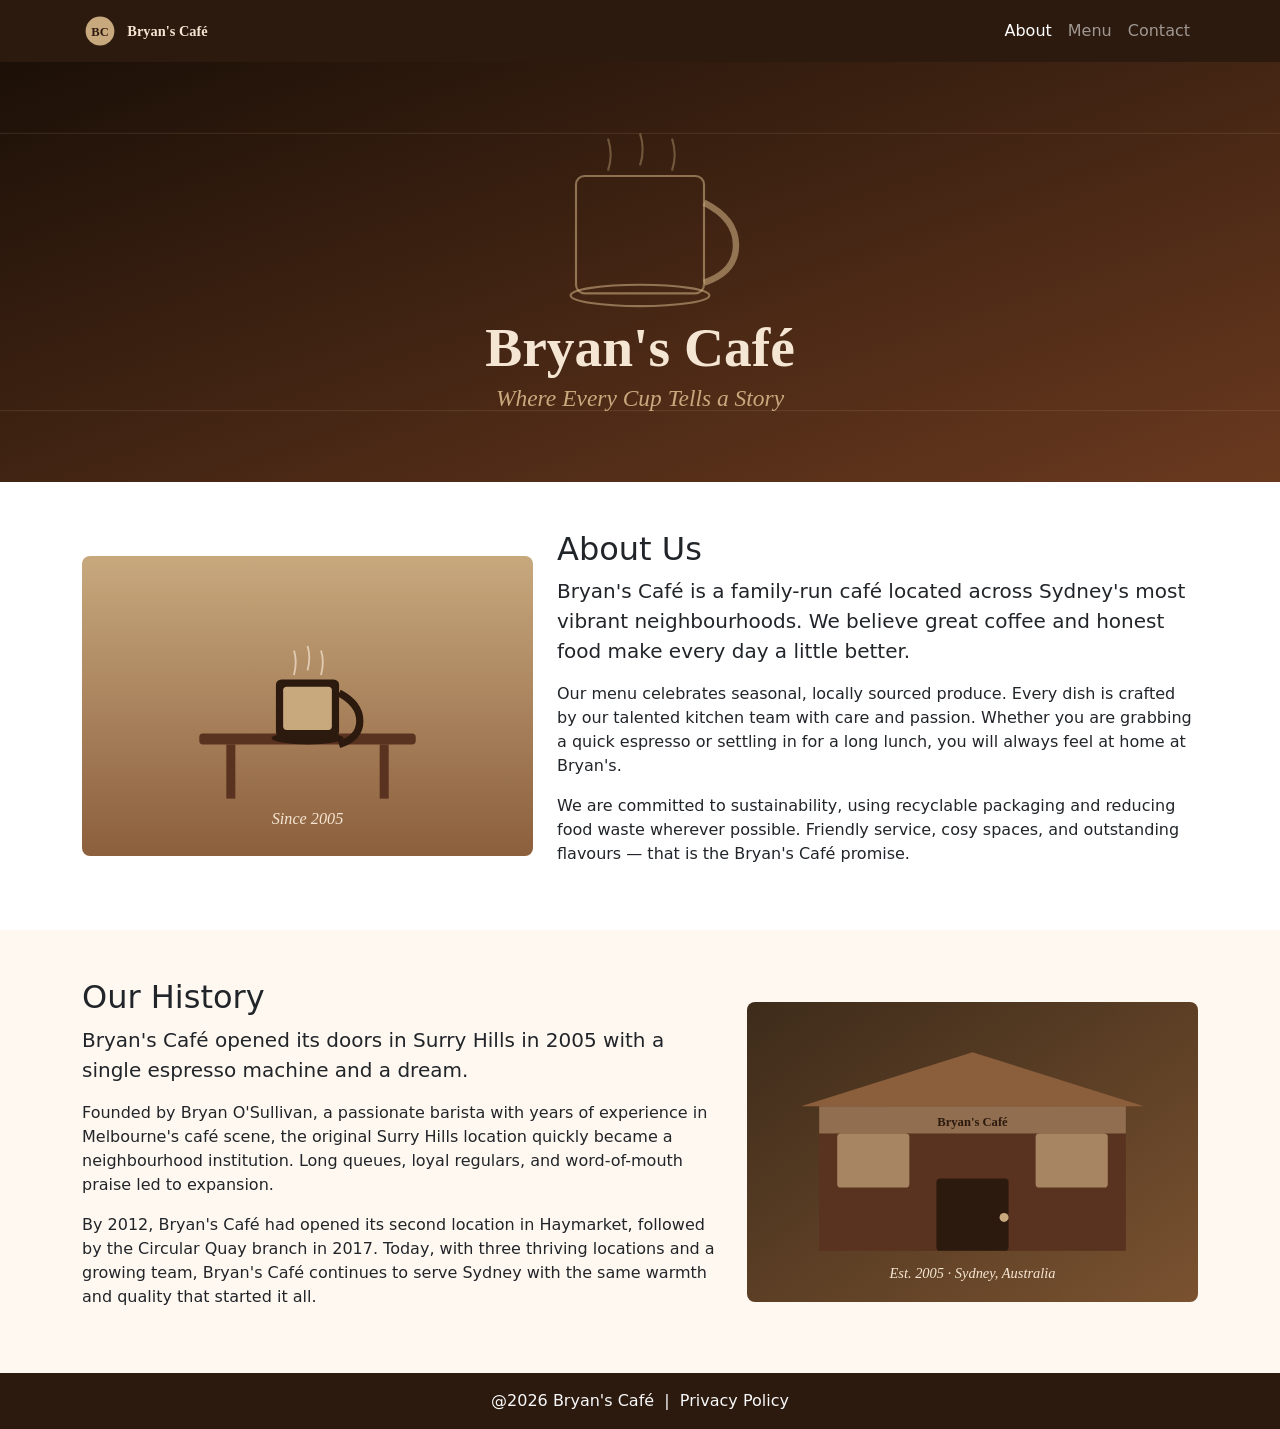
<file: index.html>
<!DOCTYPE html>
<html lang="en">
<head>
  <meta charset="UTF-8">
  <meta name="viewport" content="width=device-width, initial-scale=1">
  <title>About - Bryan's Café</title>
  <link href="https://cdn.jsdelivr.net/npm/bootstrap@5.3.3/dist/css/bootstrap.min.css" rel="stylesheet">
  <link rel="stylesheet" href="style.css">
</head>
<body>

  <!-- Navigation -->
  <nav class="navbar navbar-expand-lg navbar-dark" style="background-color:#2c1a0e;">
    <div class="container">
      <a class="navbar-brand d-flex align-items-center" href="index.html">
        <img src="image/logo.svg" alt="Bryan's Café logo" height="36">
      </a>
      <button class="navbar-toggler" type="button" data-bs-toggle="collapse" data-bs-target="#navMenu" aria-controls="navMenu" aria-expanded="false" aria-label="Toggle navigation">
        <span class="navbar-toggler-icon"></span>
      </button>
      <div class="collapse navbar-collapse" id="navMenu">
        <ul class="navbar-nav ms-auto">
          <li class="nav-item"><a class="nav-link active" href="index.html">About</a></li>
          <li class="nav-item"><a class="nav-link" href="menu.html">Menu</a></li>
          <li class="nav-item"><a class="nav-link" href="contact.html">Contact</a></li>
        </ul>
      </div>
    </div>
  </nav>

  <!-- Main -->
  <main>

    <!-- Banner -->
    <section>
      <img src="image/banner.svg" alt="Bryan's Café banner" class="hero-banner">
    </section>

    <!-- About -->
    <section class="py-5">
      <div class="container">
        <div class="row align-items-center g-4">
          <div class="col-md-5">
            <img src="image/about.svg" alt="Inside Bryan's Café" class="section-img">
          </div>
          <div class="col-md-7">
            <h2>About Us</h2>
            <p class="lead">Bryan's Café is a family-run café located across Sydney's most vibrant neighbourhoods. We believe great coffee and honest food make every day a little better.</p>
            <p>Our menu celebrates seasonal, locally sourced produce. Every dish is crafted by our talented kitchen team with care and passion. Whether you are grabbing a quick espresso or settling in for a long lunch, you will always feel at home at Bryan's.</p>
            <p>We are committed to sustainability, using recyclable packaging and reducing food waste wherever possible. Friendly service, cosy spaces, and outstanding flavours — that is the Bryan's Café promise.</p>
          </div>
        </div>
      </div>
    </section>

    <!-- History -->
    <section class="py-5" style="background-color:#fff8f0;">
      <div class="container">
        <div class="row align-items-center g-4">
          <div class="col-md-7">
            <h2>Our History</h2>
            <p class="lead">Bryan's Café opened its doors in Surry Hills in 2005 with a single espresso machine and a dream.</p>
            <p>Founded by Bryan O'Sullivan, a passionate barista with years of experience in Melbourne's café scene, the original Surry Hills location quickly became a neighbourhood institution. Long queues, loyal regulars, and word-of-mouth praise led to expansion.</p>
            <p>By 2012, Bryan's Café had opened its second location in Haymarket, followed by the Circular Quay branch in 2017. Today, with three thriving locations and a growing team, Bryan's Café continues to serve Sydney with the same warmth and quality that started it all.</p>
          </div>
          <div class="col-md-5">
            <img src="image/history.svg" alt="Bryan's Café original store" class="section-img">
          </div>
        </div>
      </div>
    </section>

  </main>

  <!-- Footer -->
  <footer class="py-3 text-center text-light">
    <p class="mb-0">@<span id="year"></span> Bryan's Café &nbsp;|&nbsp; <a href="privacy.html" target="_blank" class="text-light">Privacy Policy</a></p>
  </footer>

  <script src="https://cdn.jsdelivr.net/npm/bootstrap@5.3.3/dist/js/bootstrap.bundle.min.js"></script>
  <script>
    document.getElementById('year').textContent = new Date().getFullYear();
  </script>
</body>
</html>
</file>
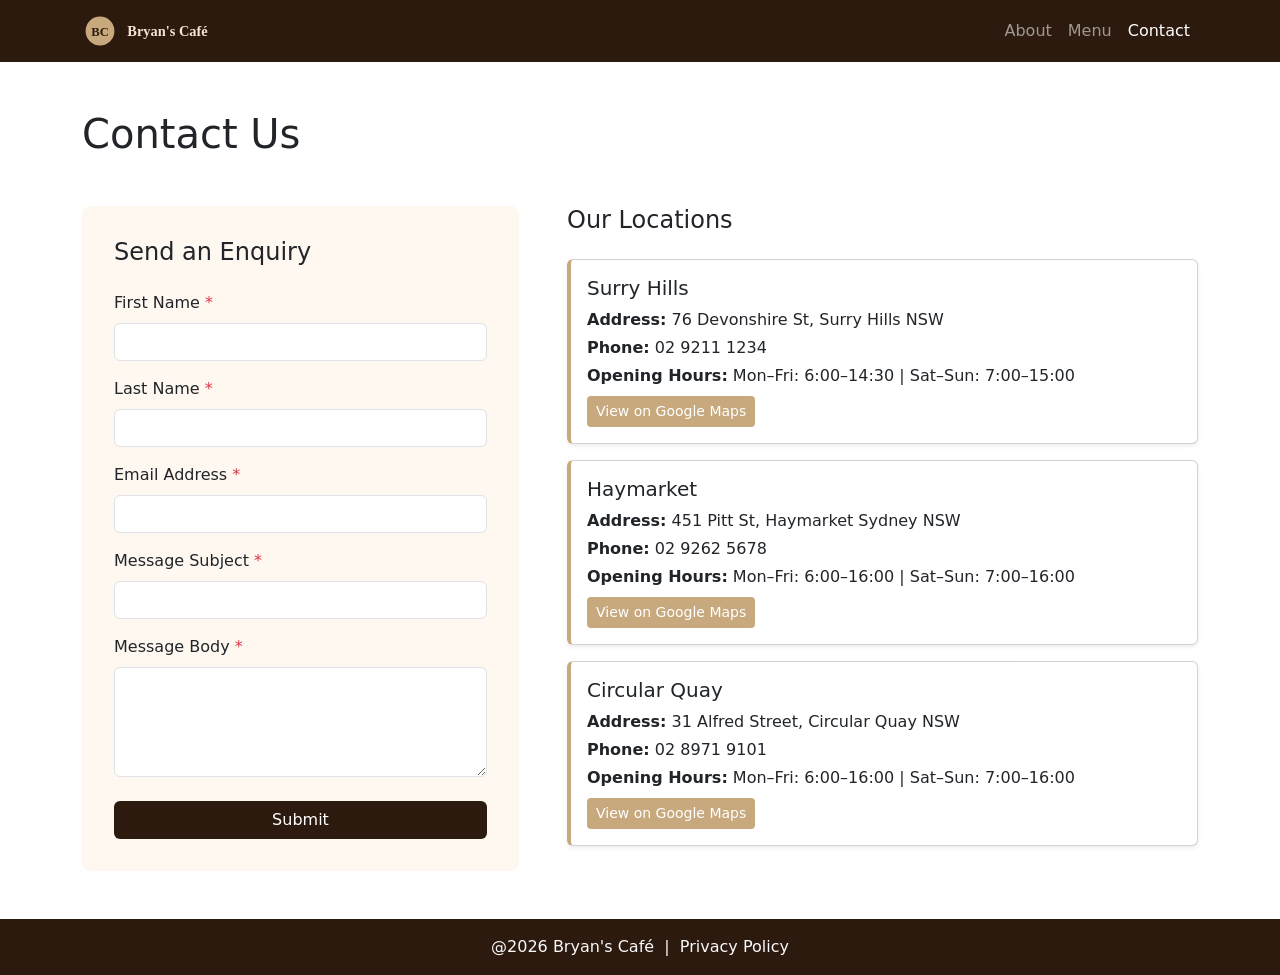
<file: contact.html>
<!DOCTYPE html>
<html lang="en">
<head>
  <meta charset="UTF-8">
  <meta name="viewport" content="width=device-width, initial-scale=1">
  <title>Contact - Bryan's Café</title>
  <link href="https://cdn.jsdelivr.net/npm/bootstrap@5.3.3/dist/css/bootstrap.min.css" rel="stylesheet">
  <link rel="stylesheet" href="style.css">
</head>
<body>

  <!-- Navigation -->
  <nav class="navbar navbar-expand-lg navbar-dark" style="background-color:#2c1a0e;">
    <div class="container">
      <a class="navbar-brand d-flex align-items-center" href="index.html">
        <img src="image/logo.svg" alt="Bryan's Café logo" height="36">
      </a>
      <button class="navbar-toggler" type="button" data-bs-toggle="collapse" data-bs-target="#navMenu" aria-controls="navMenu" aria-expanded="false" aria-label="Toggle navigation">
        <span class="navbar-toggler-icon"></span>
      </button>
      <div class="collapse navbar-collapse" id="navMenu">
        <ul class="navbar-nav ms-auto">
          <li class="nav-item"><a class="nav-link" href="index.html">About</a></li>
          <li class="nav-item"><a class="nav-link" href="menu.html">Menu</a></li>
          <li class="nav-item"><a class="nav-link active" href="contact.html">Contact</a></li>
        </ul>
      </div>
    </div>
  </nav>

  <!-- Main -->
  <main class="container py-5">
    <h1 class="mb-5">Contact Us</h1>

    <div class="row g-5">

      <!-- Enquiry Form -->
      <div class="col-lg-5">
        <div class="form-section">
          <h2 class="h4 mb-4">Send an Enquiry</h2>
          <form id="enquiryForm" novalidate>
            <div class="mb-3">
              <label for="firstName" class="form-label">First Name <span class="text-danger">*</span></label>
              <input type="text" class="form-control" id="firstName" required>
            </div>
            <div class="mb-3">
              <label for="lastName" class="form-label">Last Name <span class="text-danger">*</span></label>
              <input type="text" class="form-control" id="lastName" required>
            </div>
            <div class="mb-3">
              <label for="email" class="form-label">Email Address <span class="text-danger">*</span></label>
              <input type="email" class="form-control" id="email" required>
            </div>
            <div class="mb-3">
              <label for="subject" class="form-label">Message Subject <span class="text-danger">*</span></label>
              <input type="text" class="form-control" id="subject" required>
            </div>
            <div class="mb-4">
              <label for="message" class="form-label">Message Body <span class="text-danger">*</span></label>
              <textarea class="form-control" id="message" rows="4" required></textarea>
            </div>
            <button type="submit" class="btn w-100 text-white" style="background-color:#2c1a0e;">Submit</button>
          </form>
        </div>
      </div>

      <!-- Branch Info -->
      <div class="col-lg-7">
        <h2 class="h4 mb-4">Our Locations</h2>
        <div id="branchContainer">
          <p class="text-muted">Loading branch information…</p>
        </div>
      </div>

    </div>
  </main>

  <!-- Footer -->
  <footer class="py-3 text-center text-light">
    <p class="mb-0">@<span id="year"></span> Bryan's Café &nbsp;|&nbsp; <a href="privacy.html" target="_blank" class="text-light">Privacy Policy</a></p>
  </footer>

  <script src="https://cdn.jsdelivr.net/npm/bootstrap@5.3.3/dist/js/bootstrap.bundle.min.js"></script>
  <script>
    // Footer year
    document.getElementById('year').textContent = new Date().getFullYear();

    // Form submission
    document.getElementById('enquiryForm').addEventListener('submit', function(e) {
      e.preventDefault();
      var form = this;
      if (!form.checkValidity()) {
        form.classList.add('was-validated');
        return;
      }
      alert('Your message has been sent.');
      form.reset();
      form.classList.remove('was-validated');
    });

    // Load branches from XML
    fetch('branches.xml')
      .then(function(response) { return response.text(); })
      .then(function(data) {
        var parser = new DOMParser();
        var xmlDoc = parser.parseFromString(data, 'text/xml');
        var branches = xmlDoc.getElementsByTagName('branch');
        var container = document.getElementById('branchContainer');
        var html = '';

        for (var i = 0; i < branches.length; i++) {
          var name    = branches[i].getElementsByTagName('name')[0].textContent;
          var address = branches[i].getElementsByTagName('address')[0].textContent;
          var phone   = branches[i].getElementsByTagName('phone')[0].textContent;
          var hours   = branches[i].getElementsByTagName('hours')[0].textContent;
          var maplink = branches[i].getElementsByTagName('maplink')[0].textContent;

          html += '<div class="card branch-card mb-3 shadow-sm">' +
            '<div class="card-body">' +
            '<h5 class="card-title">' + name + '</h5>' +
            '<p class="mb-1"><strong>Address:</strong> ' + address + '</p>' +
            '<p class="mb-1"><strong>Phone:</strong> ' + phone + '</p>' +
            '<p class="mb-2"><strong>Opening Hours:</strong> ' + hours + '</p>' +
            '<a href="' + maplink + '" target="_blank" class="btn btn-sm text-white" style="background-color:#c8a97e;">View on Google Maps</a>' +
            '</div></div>';
        }
        container.innerHTML = html;
      })
      .catch(function(err) {
        document.getElementById('branchContainer').innerHTML =
          '<p class="text-danger">Unable to load branch information. Please ensure the page is served from a web server.</p>';
      });
  </script>
</body>
</html>
</file>
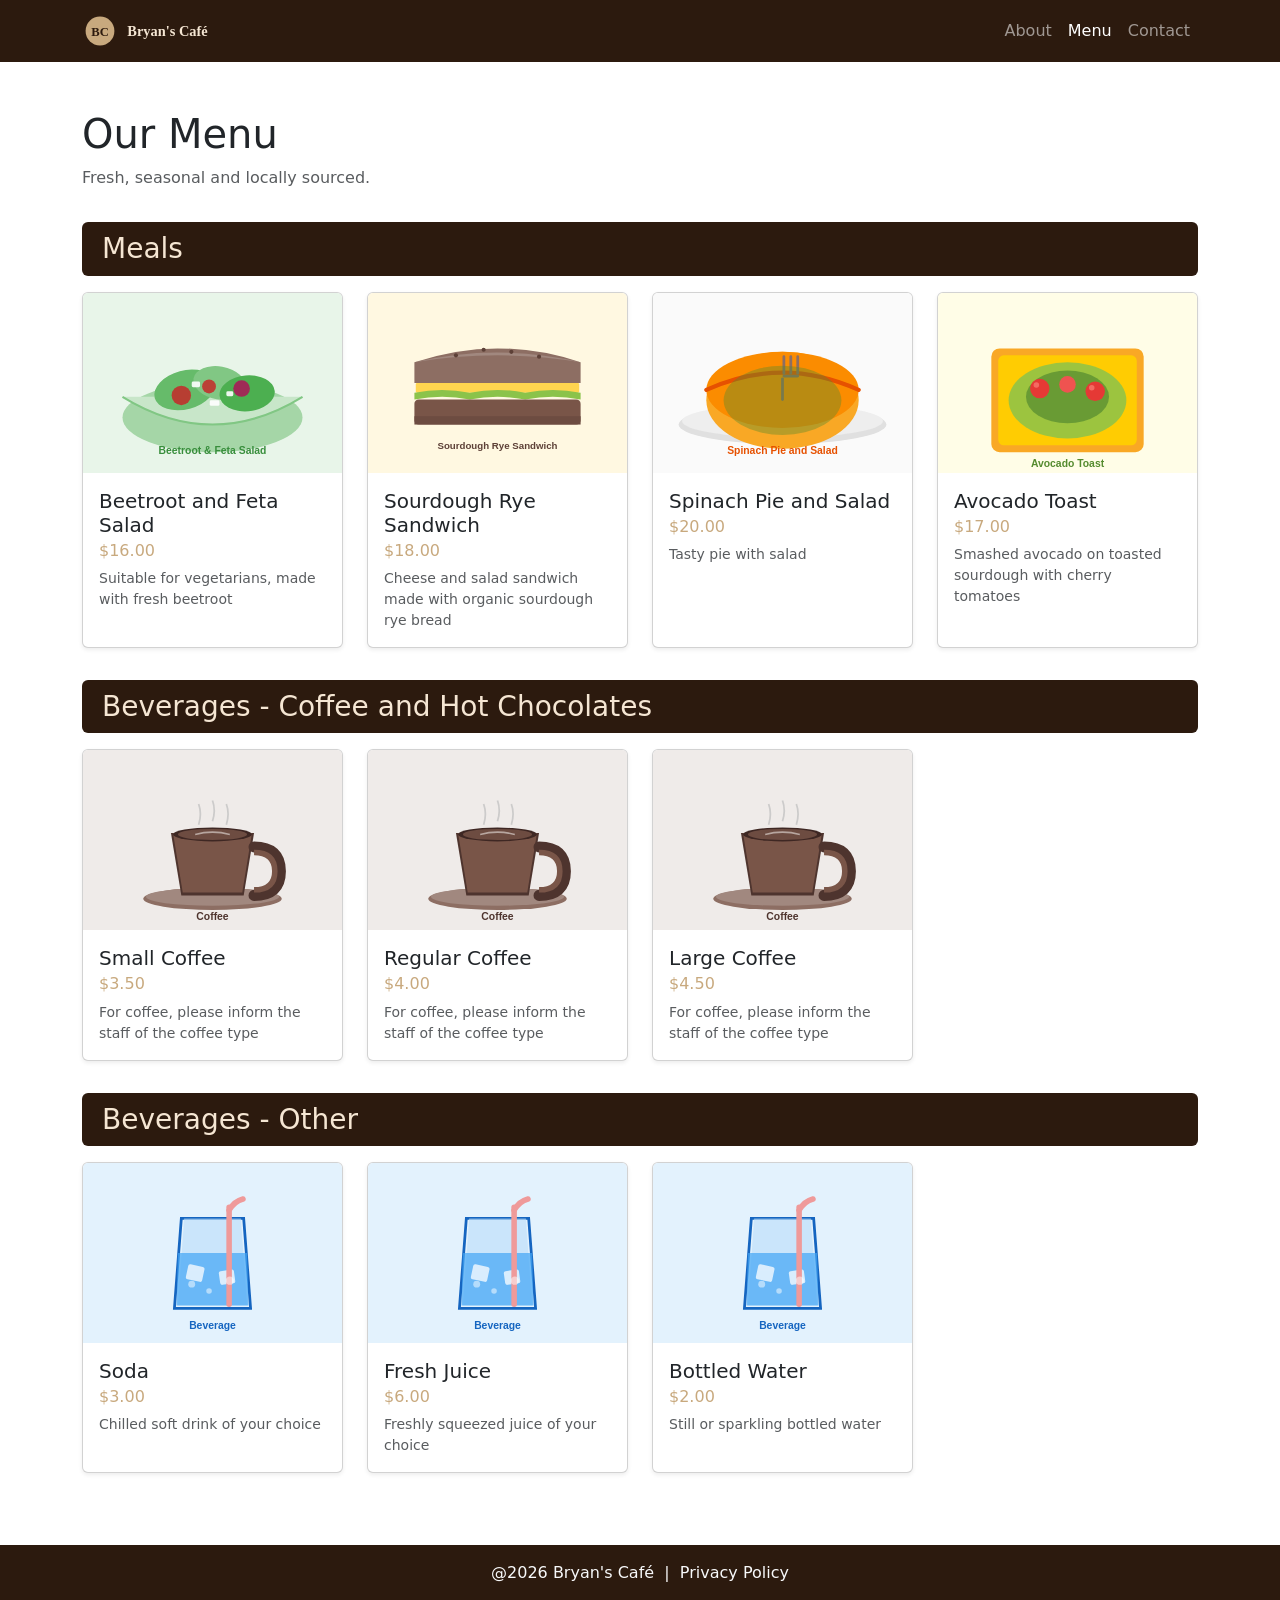
<file: menu.html>
<!DOCTYPE html>
<html lang="en">
<head>
  <meta charset="UTF-8">
  <meta name="viewport" content="width=device-width, initial-scale=1">
  <title>Menu - Bryan's Café</title>
  <link href="https://cdn.jsdelivr.net/npm/bootstrap@5.3.3/dist/css/bootstrap.min.css" rel="stylesheet">
  <link rel="stylesheet" href="style.css">
</head>
<body>

  <!-- Navigation -->
  <nav class="navbar navbar-expand-lg navbar-dark" style="background-color:#2c1a0e;">
    <div class="container">
      <a class="navbar-brand d-flex align-items-center" href="index.html">
        <img src="image/logo.svg" alt="Bryan's Café logo" height="36">
      </a>
      <button class="navbar-toggler" type="button" data-bs-toggle="collapse" data-bs-target="#navMenu" aria-controls="navMenu" aria-expanded="false" aria-label="Toggle navigation">
        <span class="navbar-toggler-icon"></span>
      </button>
      <div class="collapse navbar-collapse" id="navMenu">
        <ul class="navbar-nav ms-auto">
          <li class="nav-item"><a class="nav-link" href="index.html">About</a></li>
          <li class="nav-item"><a class="nav-link active" href="menu.html">Menu</a></li>
          <li class="nav-item"><a class="nav-link" href="contact.html">Contact</a></li>
        </ul>
      </div>
    </div>
  </nav>

  <!-- Main -->
  <main class="container py-5">
    <h1 class="mb-2">Our Menu</h1>
    <p class="text-muted mb-4">Fresh, seasonal and locally sourced.</p>
    <div id="menuContainer"></div>
  </main>

  <!-- Footer -->
  <footer class="py-3 text-center text-light">
    <p class="mb-0">@<span id="year"></span> Bryan's Café &nbsp;|&nbsp; <a href="privacy.html" target="_blank" class="text-light">Privacy Policy</a></p>
  </footer>

  <script src="https://cdn.jsdelivr.net/npm/bootstrap@5.3.3/dist/js/bootstrap.bundle.min.js"></script>
  <script>
    document.getElementById('year').textContent = new Date().getFullYear();

    fetch('menu.xml')
      .then(function(response) { return response.text(); })
      .then(function(data) {
        var parser = new DOMParser();
        var xmlDoc = parser.parseFromString(data, 'text/xml');
        var sections = xmlDoc.getElementsByTagName('section');
        var container = document.getElementById('menuContainer');
        var html = '';

        for (var s = 0; s < sections.length; s++) {
          var title = sections[s].getElementsByTagName('sectionTitle')[0].textContent;
          html += '<h3 class="section-heading">' + title + '</h3>';
          html += '<div class="row row-cols-1 row-cols-sm-2 row-cols-md-4 g-4 mb-4">';

          var items = sections[s].getElementsByTagName('item');
          for (var i = 0; i < items.length; i++) {
            var name  = items[i].getElementsByTagName('name')[0].textContent;
            var price = items[i].getElementsByTagName('price')[0].textContent;
            var desc  = items[i].getElementsByTagName('description')[0].textContent;
            var image = items[i].getElementsByTagName('image')[0].textContent;

            html += '<div class="col">' +
              '<div class="card h-100 shadow-sm">' +
              '<img src="' + image + '" class="card-img-top menu-card-img" alt="' + name + '">' +
              '<div class="card-body">' +
              '<h5 class="card-title">' + name + '</h5>' +
              '<h6 class="card-subtitle mb-2" style="color:#c8a97e;">' + price + '</h6>' +
              '<p class="card-text text-muted small">' + desc + '</p>' +
              '</div></div></div>';
          }
          html += '</div>';
        }
        container.innerHTML = html;
      })
      .catch(function(err) {
        document.getElementById('menuContainer').innerHTML =
          '<p class="text-danger">Unable to load menu. Please ensure the page is served from a web server.</p>';
      });
  </script>
</body>
</html>
</file>
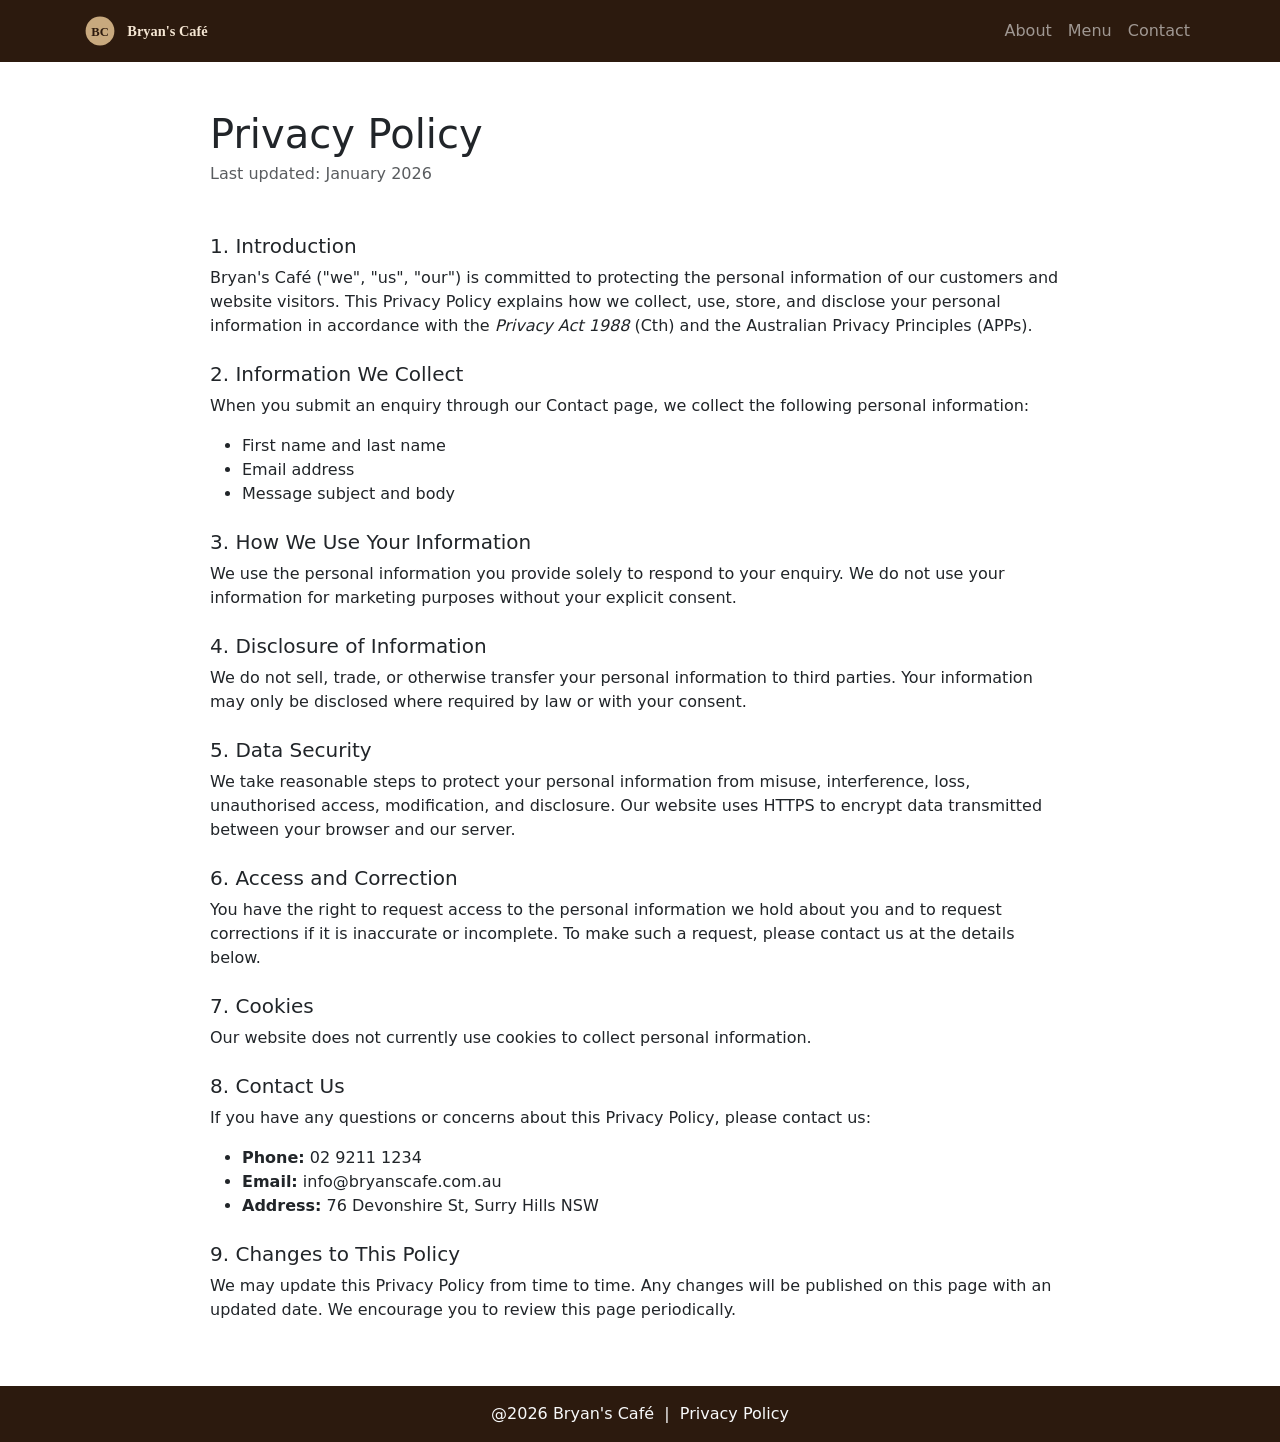
<file: privacy.html>
<!DOCTYPE html>
<html lang="en">
<head>
  <meta charset="UTF-8">
  <meta name="viewport" content="width=device-width, initial-scale=1">
  <title>Privacy Policy - Bryan's Café</title>
  <link href="https://cdn.jsdelivr.net/npm/bootstrap@5.3.3/dist/css/bootstrap.min.css" rel="stylesheet">
  <link rel="stylesheet" href="style.css">
</head>
<body>

  <!-- Navigation -->
  <nav class="navbar navbar-expand-lg navbar-dark" style="background-color:#2c1a0e;">
    <div class="container">
      <a class="navbar-brand d-flex align-items-center" href="index.html">
        <img src="image/logo.svg" alt="Bryan's Café logo" height="36">
      </a>
      <button class="navbar-toggler" type="button" data-bs-toggle="collapse" data-bs-target="#navMenu" aria-controls="navMenu" aria-expanded="false" aria-label="Toggle navigation">
        <span class="navbar-toggler-icon"></span>
      </button>
      <div class="collapse navbar-collapse" id="navMenu">
        <ul class="navbar-nav ms-auto">
          <li class="nav-item"><a class="nav-link" href="index.html">About</a></li>
          <li class="nav-item"><a class="nav-link" href="menu.html">Menu</a></li>
          <li class="nav-item"><a class="nav-link" href="contact.html">Contact</a></li>
        </ul>
      </div>
    </div>
  </nav>

  <!-- Main -->
  <main class="container py-5">
    <div class="privacy-content">

      <h1 class="mb-1">Privacy Policy</h1>
      <p class="text-muted mb-5">Last updated: January 2026</p>

      <h2 class="h5">1. Introduction</h2>
      <p>Bryan's Café ("we", "us", "our") is committed to protecting the personal information of our customers and website visitors. This Privacy Policy explains how we collect, use, store, and disclose your personal information in accordance with the <em>Privacy Act 1988</em> (Cth) and the Australian Privacy Principles (APPs).</p>

      <h2 class="h5 mt-4">2. Information We Collect</h2>
      <p>When you submit an enquiry through our Contact page, we collect the following personal information:</p>
      <ul>
        <li>First name and last name</li>
        <li>Email address</li>
        <li>Message subject and body</li>
      </ul>

      <h2 class="h5 mt-4">3. How We Use Your Information</h2>
      <p>We use the personal information you provide solely to respond to your enquiry. We do not use your information for marketing purposes without your explicit consent.</p>

      <h2 class="h5 mt-4">4. Disclosure of Information</h2>
      <p>We do not sell, trade, or otherwise transfer your personal information to third parties. Your information may only be disclosed where required by law or with your consent.</p>

      <h2 class="h5 mt-4">5. Data Security</h2>
      <p>We take reasonable steps to protect your personal information from misuse, interference, loss, unauthorised access, modification, and disclosure. Our website uses HTTPS to encrypt data transmitted between your browser and our server.</p>

      <h2 class="h5 mt-4">6. Access and Correction</h2>
      <p>You have the right to request access to the personal information we hold about you and to request corrections if it is inaccurate or incomplete. To make such a request, please contact us at the details below.</p>

      <h2 class="h5 mt-4">7. Cookies</h2>
      <p>Our website does not currently use cookies to collect personal information.</p>

      <h2 class="h5 mt-4">8. Contact Us</h2>
      <p>If you have any questions or concerns about this Privacy Policy, please contact us:</p>
      <ul>
        <li><strong>Phone:</strong> 02 9211 1234</li>
        <li><strong>Email:</strong> info@bryanscafe.com.au</li>
        <li><strong>Address:</strong> 76 Devonshire St, Surry Hills NSW</li>
      </ul>

      <h2 class="h5 mt-4">9. Changes to This Policy</h2>
      <p>We may update this Privacy Policy from time to time. Any changes will be published on this page with an updated date. We encourage you to review this page periodically.</p>

    </div>
  </main>

  <!-- Footer -->
  <footer class="py-3 text-center text-light">
    <p class="mb-0">@<span id="year"></span> Bryan's Café &nbsp;|&nbsp; <a href="privacy.html" target="_blank" class="text-light">Privacy Policy</a></p>
  </footer>

  <script src="https://cdn.jsdelivr.net/npm/bootstrap@5.3.3/dist/js/bootstrap.bundle.min.js"></script>
  <script>
    document.getElementById('year').textContent = new Date().getFullYear();
  </script>
</body>
</html>
</file>
<file: style.css>
/* ── Bryan's Café – shared stylesheet ── */

/* Navbar */
.navbar-brand img { margin-right: 8px; }

/* Hero banner */
.hero-banner {
  width: 100%;
  max-height: 420px;
  object-fit: cover;
  display: block;
}

/* About / History sections */
.section-img {
  width: 100%;
  height: 300px;
  object-fit: cover;
  border-radius: 8px;
}

/* Menu cards */
.menu-card-img {
  height: 180px;
  object-fit: cover;
}

.section-heading {
  background-color: #2c1a0e;
  color: #f5e6d3;
  padding: 10px 20px;
  border-radius: 6px;
  margin: 32px 0 16px;
}

/* Branch cards */
.branch-card { border-left: 4px solid #c8a97e; }

/* Footer */
footer { background-color: #2c1a0e !important; }
footer a { text-decoration: none; }
footer a:hover { text-decoration: underline; }

/* Contact form */
.form-section { background-color: #fff8f0; border-radius: 8px; padding: 32px; }

/* Privacy page */
.privacy-content { max-width: 860px; margin: 0 auto; }
</file>
